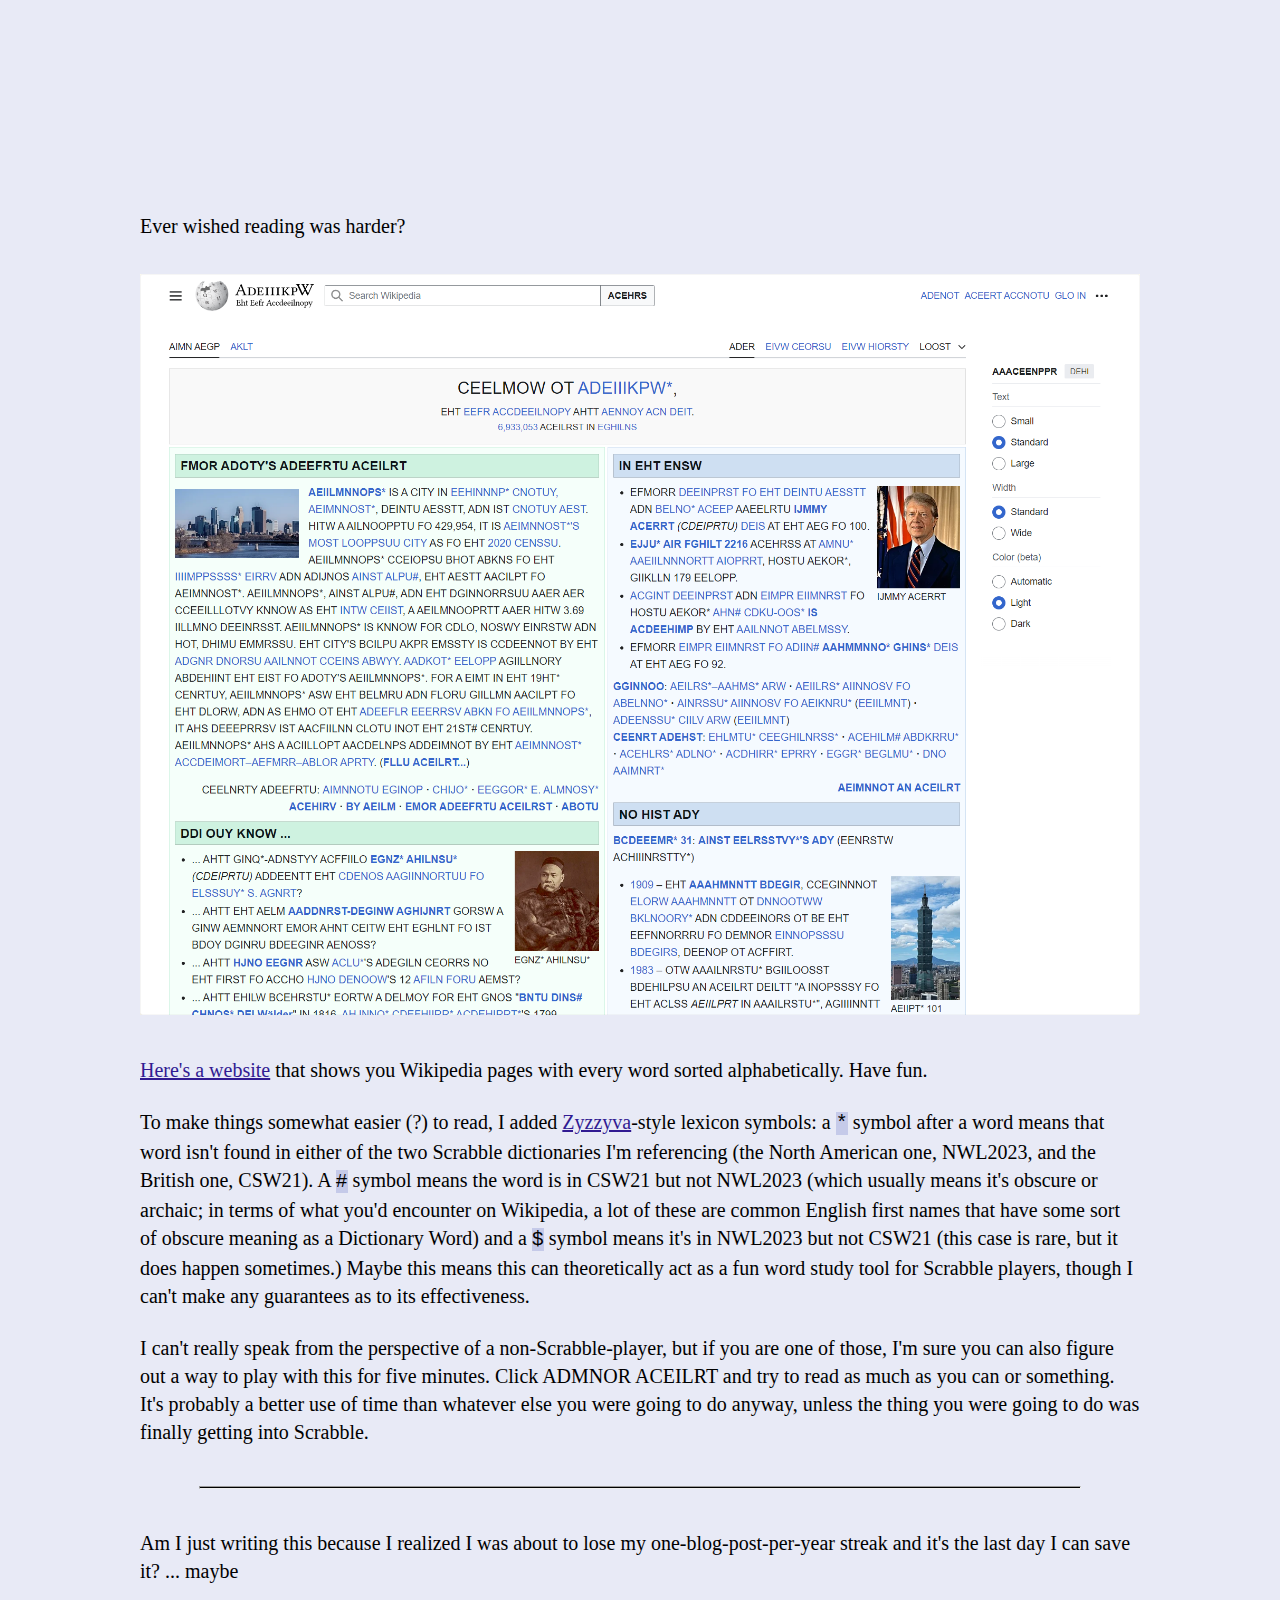
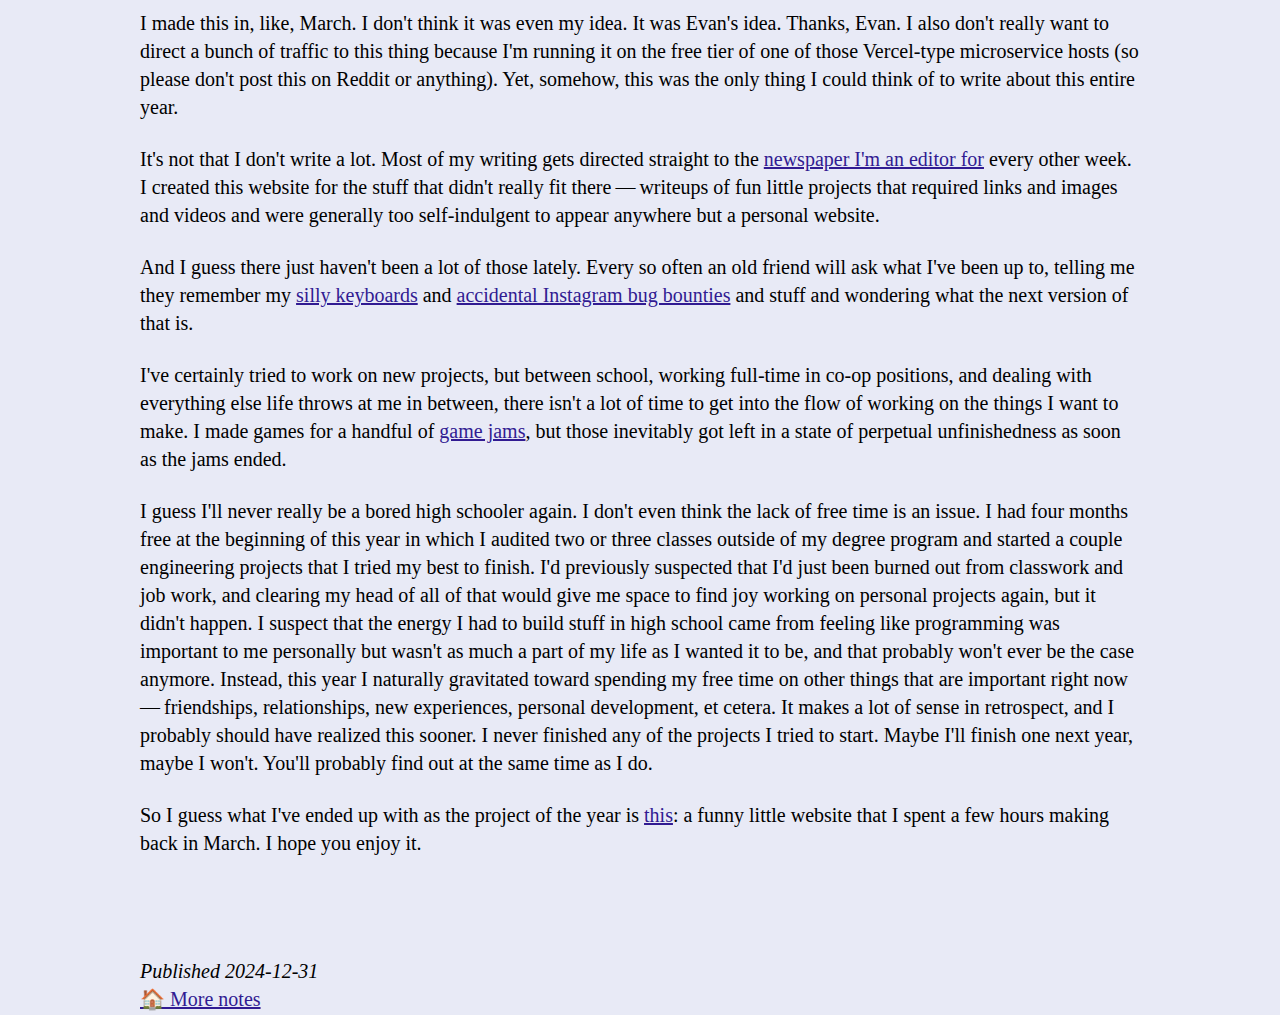
<file: notes/adeiiikpw.html>
<!DOCTYPE html>
<html>
<head>
    <meta charset="utf-8">
    <meta name="viewport" content="width=device-width, initial-scale=1">
    <title>ADEIIIKPW*, EHT EEFR ACCDEEILNOPY</title>
    <style type="text/css">
        .spacing {
            height:  20vh;
        }

        html {
            background: #e8eaf6;
        }

        h1, h2, h3, h4, h5, h6 {
            color: #3f51b5;
        }

        body {
            font-family: Georgia, serif;
            font-size: 20px;
        }

        #content {
            max-width: 1000px;
            margin-left: auto;
            margin-right: auto;
            line-height: 1.4em;
        }

        #content > img {
            width: 100%;
            margin-top:  10px;
            margin-bottom: 10px;
        }

        #content > p {
            margin-block-start: 1.2em;
            margin-block-end: 1.2em;
        }

        hr {
            margin-block-start: 2em;
            margin-block-end: 2em;
            width: calc(100% - 6em);
            height: 1px;
            background-color: black;
        }

        code, pre {
            background: #c5cae9;
        }

        pre {
            padding: 5px 10px;
        }

        a, a:visited {
            color: #311b92;
        }

        footer {
            display: block;
            margin-top: 100px;
        }
    </style>
</head>
<body>
    <div class="spacing"></div>
    <div id="content">
        <p>
            Ever wished reading was harder?
        </p>

        <img src="img/adeiiikpw/adeiiikpw.png">

        <p>
            <a href="https://adeiiikpw.david.industries/">Here's a website</a> that shows you Wikipedia pages with every word sorted alphabetically. Have fun.
        </p>

        <p>
            To make things somewhat easier (?) to read, I added <a href="https://www.scrabbleplayers.org/w/NASPA_Zyzzyva:_The_Last_Word_in_Word_Study">Zyzzyva</a>-style lexicon symbols: a <code>*</code> symbol after a word means that word isn't found in either of the two Scrabble dictionaries I'm referencing (the North American one, NWL2023, and the British one, CSW21). A <code>#</code> symbol means the word is in CSW21 but not NWL2023 (which usually means it's obscure or archaic; in terms of what you'd encounter on Wikipedia, a lot of these are common English first names that have some sort of obscure meaning as a Dictionary Word) and a <code>$</code> symbol means it's in NWL2023 but not CSW21 (this case is rare, but it does happen sometimes.) Maybe this means this can theoretically act as a fun word study tool for Scrabble players, though I can't make any guarantees as to its effectiveness.
        </p>

        <p>
            I can't really speak from the perspective of a non-Scrabble-player, but if you are one of those, I'm sure you can also figure out a way to play with this for five minutes. Click ADMNOR ACEILRT and try to read as much as you can or something. It's probably a better use of time than whatever else you were going to do anyway, unless the thing you were going to do was finally getting into Scrabble.
        </p>

        <hr>

        <p>
            Am I just writing this because I realized I was about to lose my one-blog-post-per-year streak and it's the last day I can save it? ... maybe
        </p>

        <p>
            I made this in, like, March. I don't think it was even my idea. It was Evan's idea. Thanks, Evan. I also don't really want to direct a bunch of traffic to this thing because I'm running it on the free tier of one of those Vercel-type microservice hosts (so please don't post this on Reddit or anything). Yet, somehow, this was the only thing I could think of to write about this entire year.
        </p>

        <p>
            It's not that I don't write a lot. Most of my writing gets directed straight to the <a href="https://mathnews.uwaterloo.ca">newspaper I'm an editor for</a> every other week. I created this website for the stuff that didn't really fit there&thinsp;&mdash;&thinsp;writeups of fun little projects that required links and images and videos and were generally too self-indulgent to appear anywhere but a personal website.
        </p>

        <p>
            And I guess there just haven't been a lot of those lately. Every so often an old friend will ask what I've been up to, telling me they remember my <a href="https://github.com/dkter/aaaaa">silly keyboards</a> and <a href="https://david.industries/notes/notes.html">accidental Instagram bug bounties</a> and stuff and wondering what the next version of that is.
        </p>

        <p>
            I've certainly tried to work on new projects, but between school, working full-time in co-op positions, and dealing with everything else life throws at me in between, there isn't a lot of time to get into the flow of working on the things I want to make. I made games for a handful of <a href="https://dkter.itch.io/">game jams</a>, but those inevitably got left in a state of perpetual unfinishedness as soon as the jams ended.
        </p>

        <p>
            I guess I'll never really be a bored high schooler again. I don't even think the lack of free time is an issue. I had four months free at the beginning of this year in which I audited two or three classes outside of my degree program and started a couple engineering projects that I tried my best to finish. I'd previously suspected that I'd just been burned out from classwork and job work, and clearing my head of all of that would give me space to find joy working on personal projects again, but it didn't happen. I suspect that the energy I had to build stuff in high school came from feeling like programming was important to me personally but wasn't as much a part of my life as I wanted it to be, and that probably won't ever be the case anymore. Instead, this year I naturally gravitated toward spending my free time on other things that are important right now&thinsp;&mdash;&thinsp;friendships, relationships, new experiences, personal development, et cetera. It makes a lot of sense in retrospect, and I probably should have realized this sooner. I never finished any of the projects I tried to start. Maybe I'll finish one next year, maybe I won't. You'll probably find out at the same time as I do.
        </p>

        <p>
            So I guess what I've ended up with as the project of the year is <a href="https://adeiiikpw.david.industries">this</a>: a funny little website that I spent a few hours making back in March. I hope you enjoy it.
        </p>

        <footer>
            <em>Published 2024-12-31</em>
            <br>
            <a href="/">🏠 More notes</a>
        </footer>
    </div>
</body>
</html>
</file>
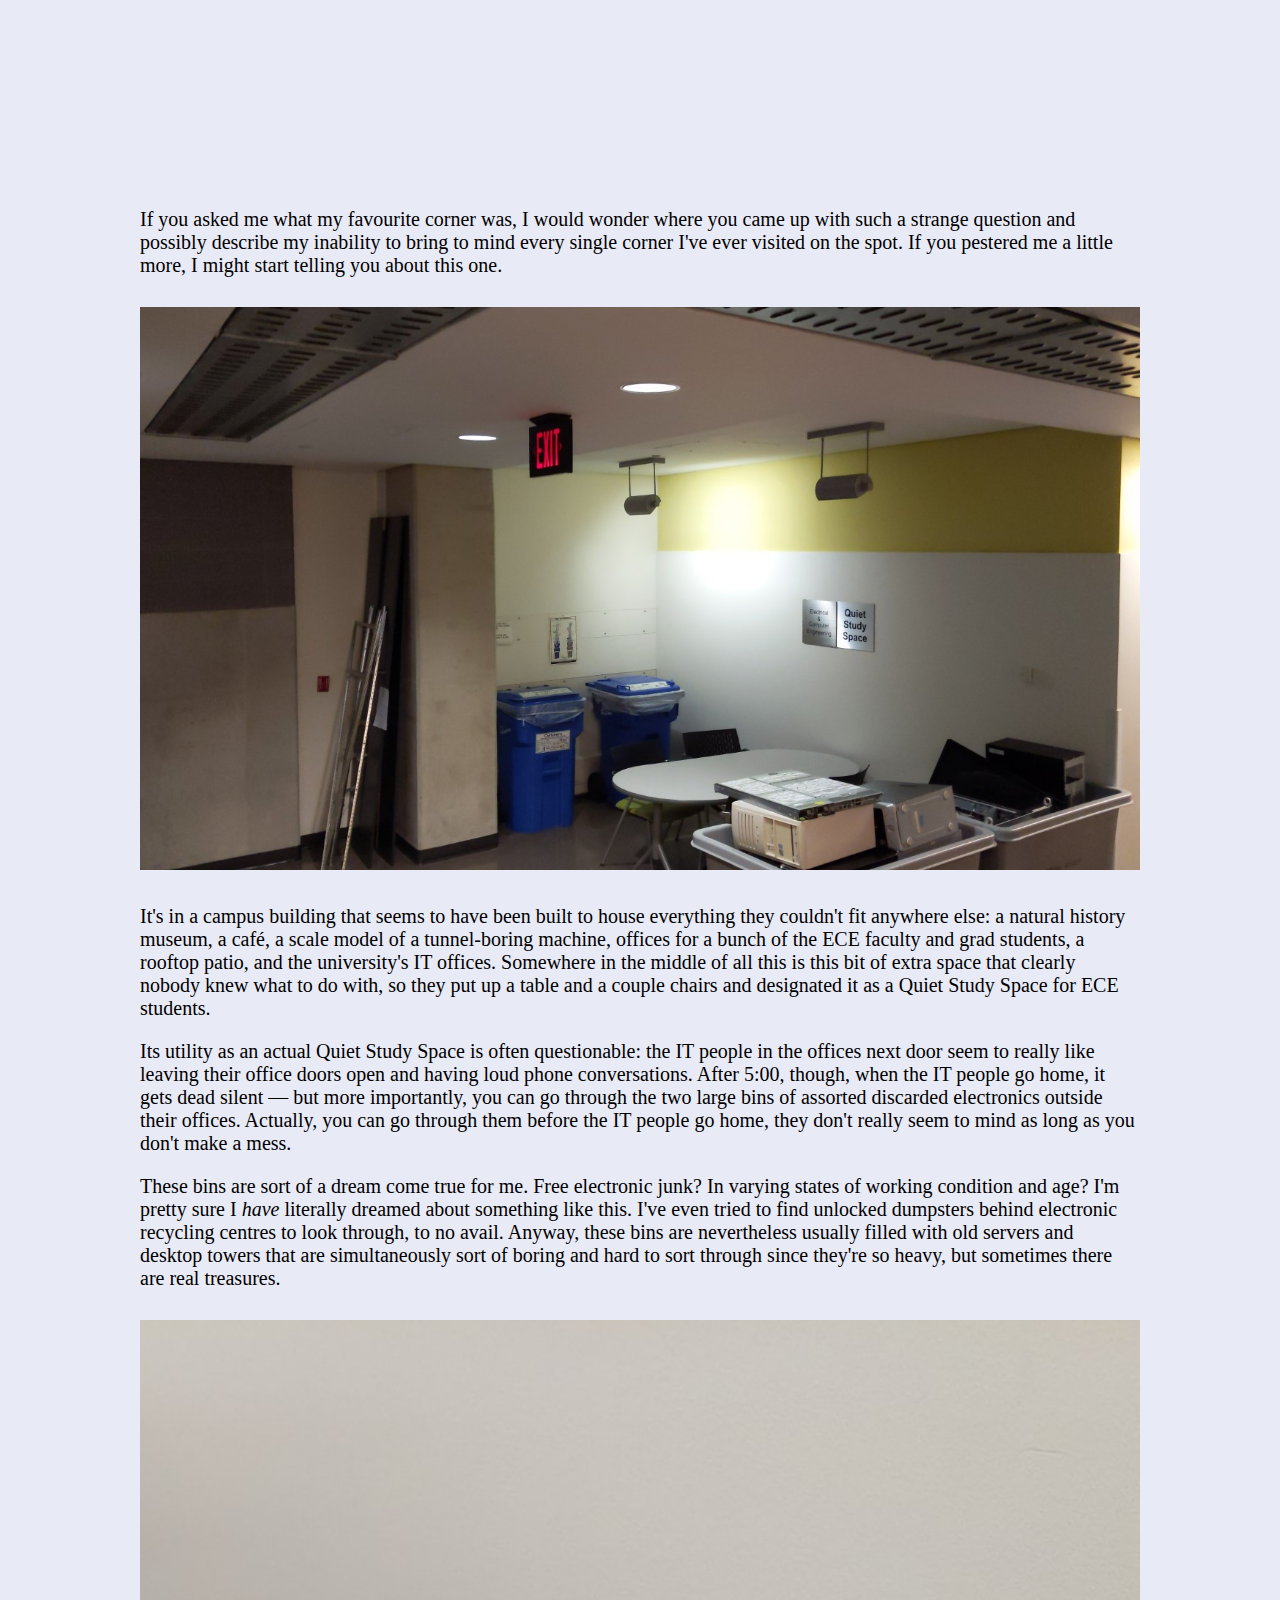
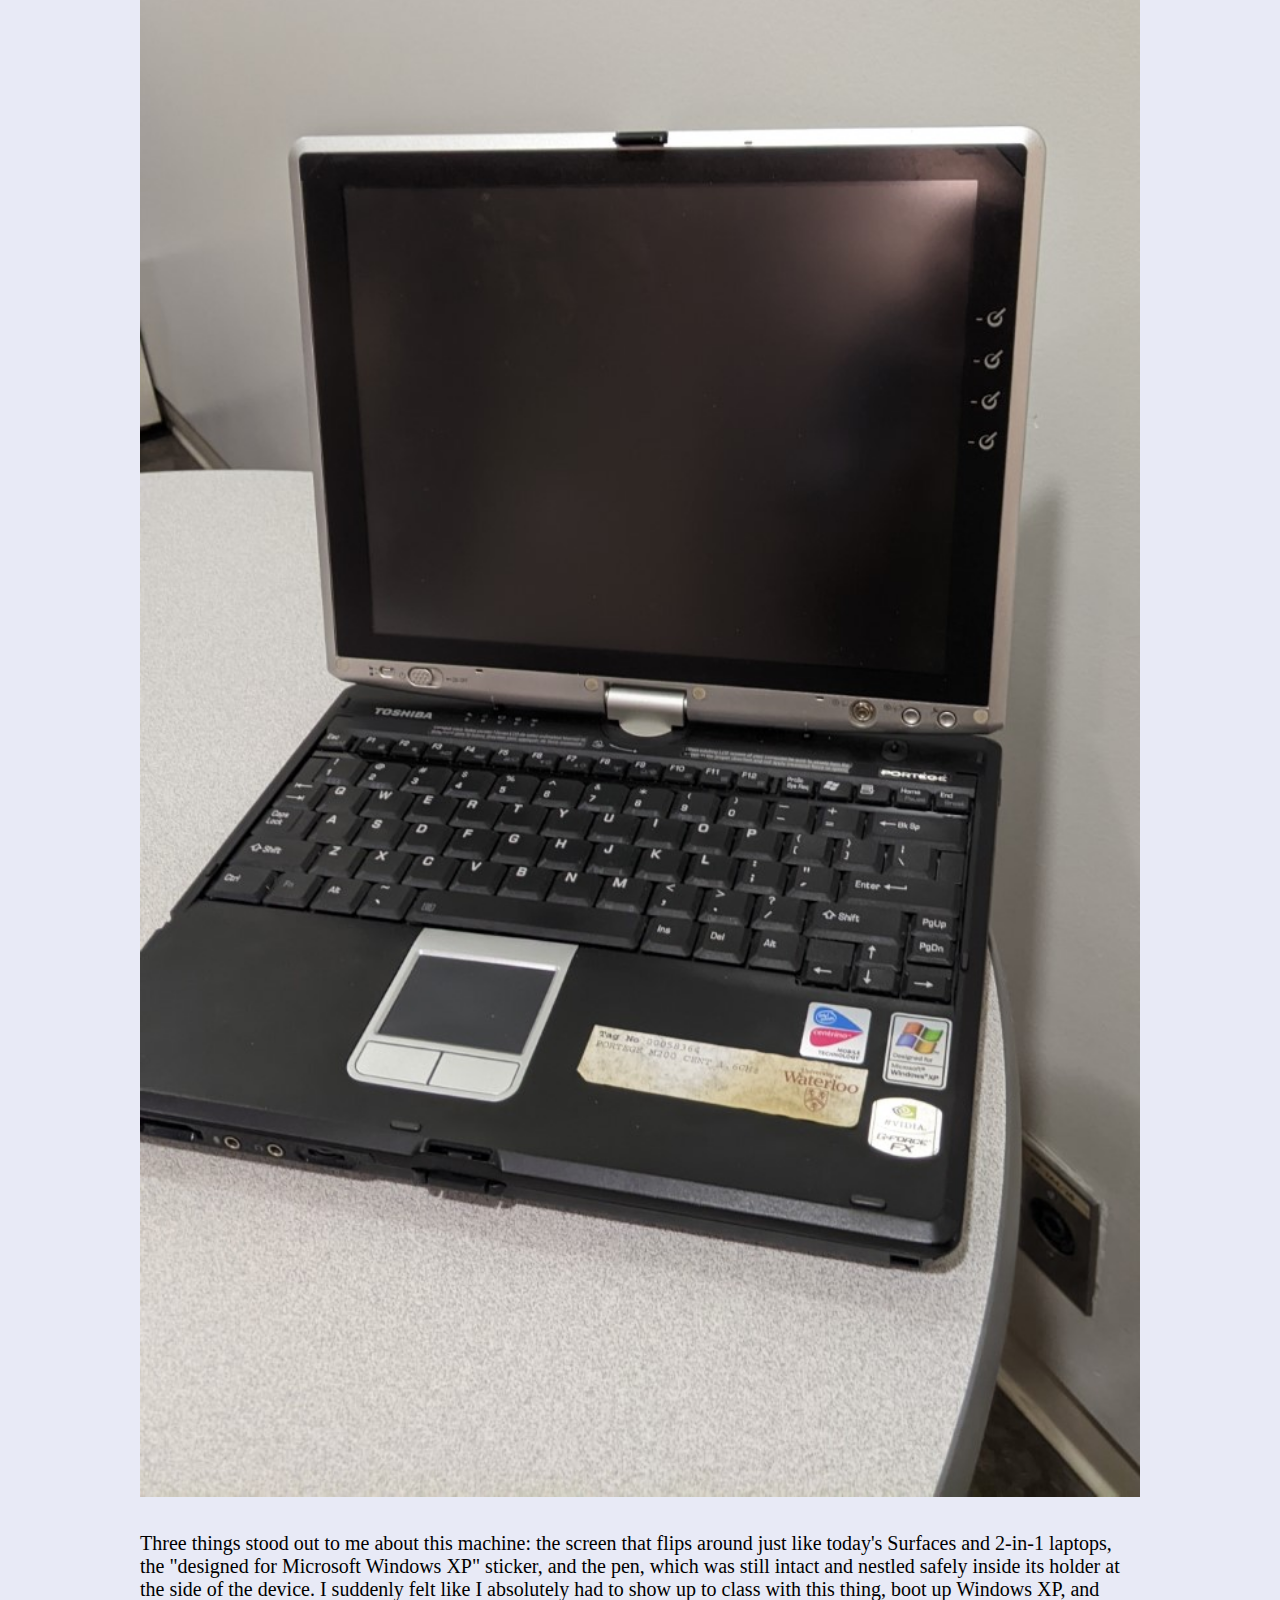
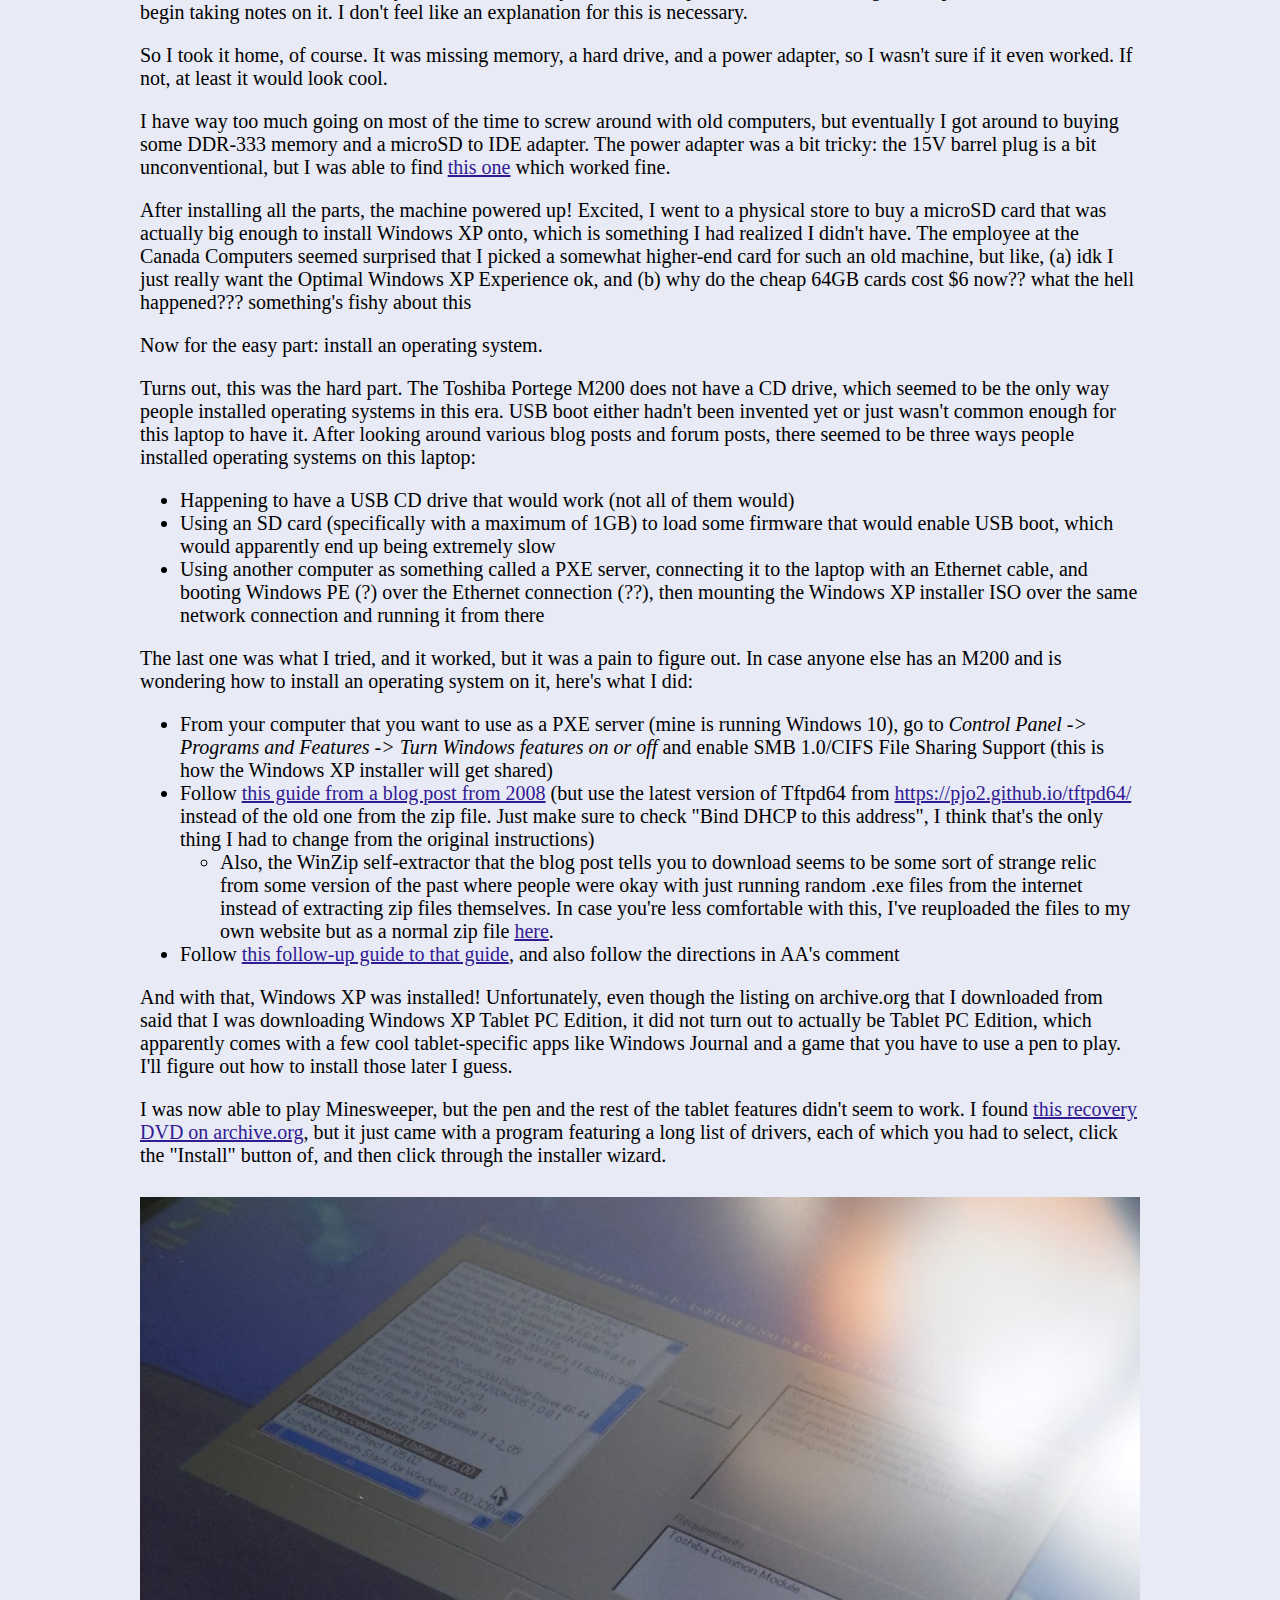
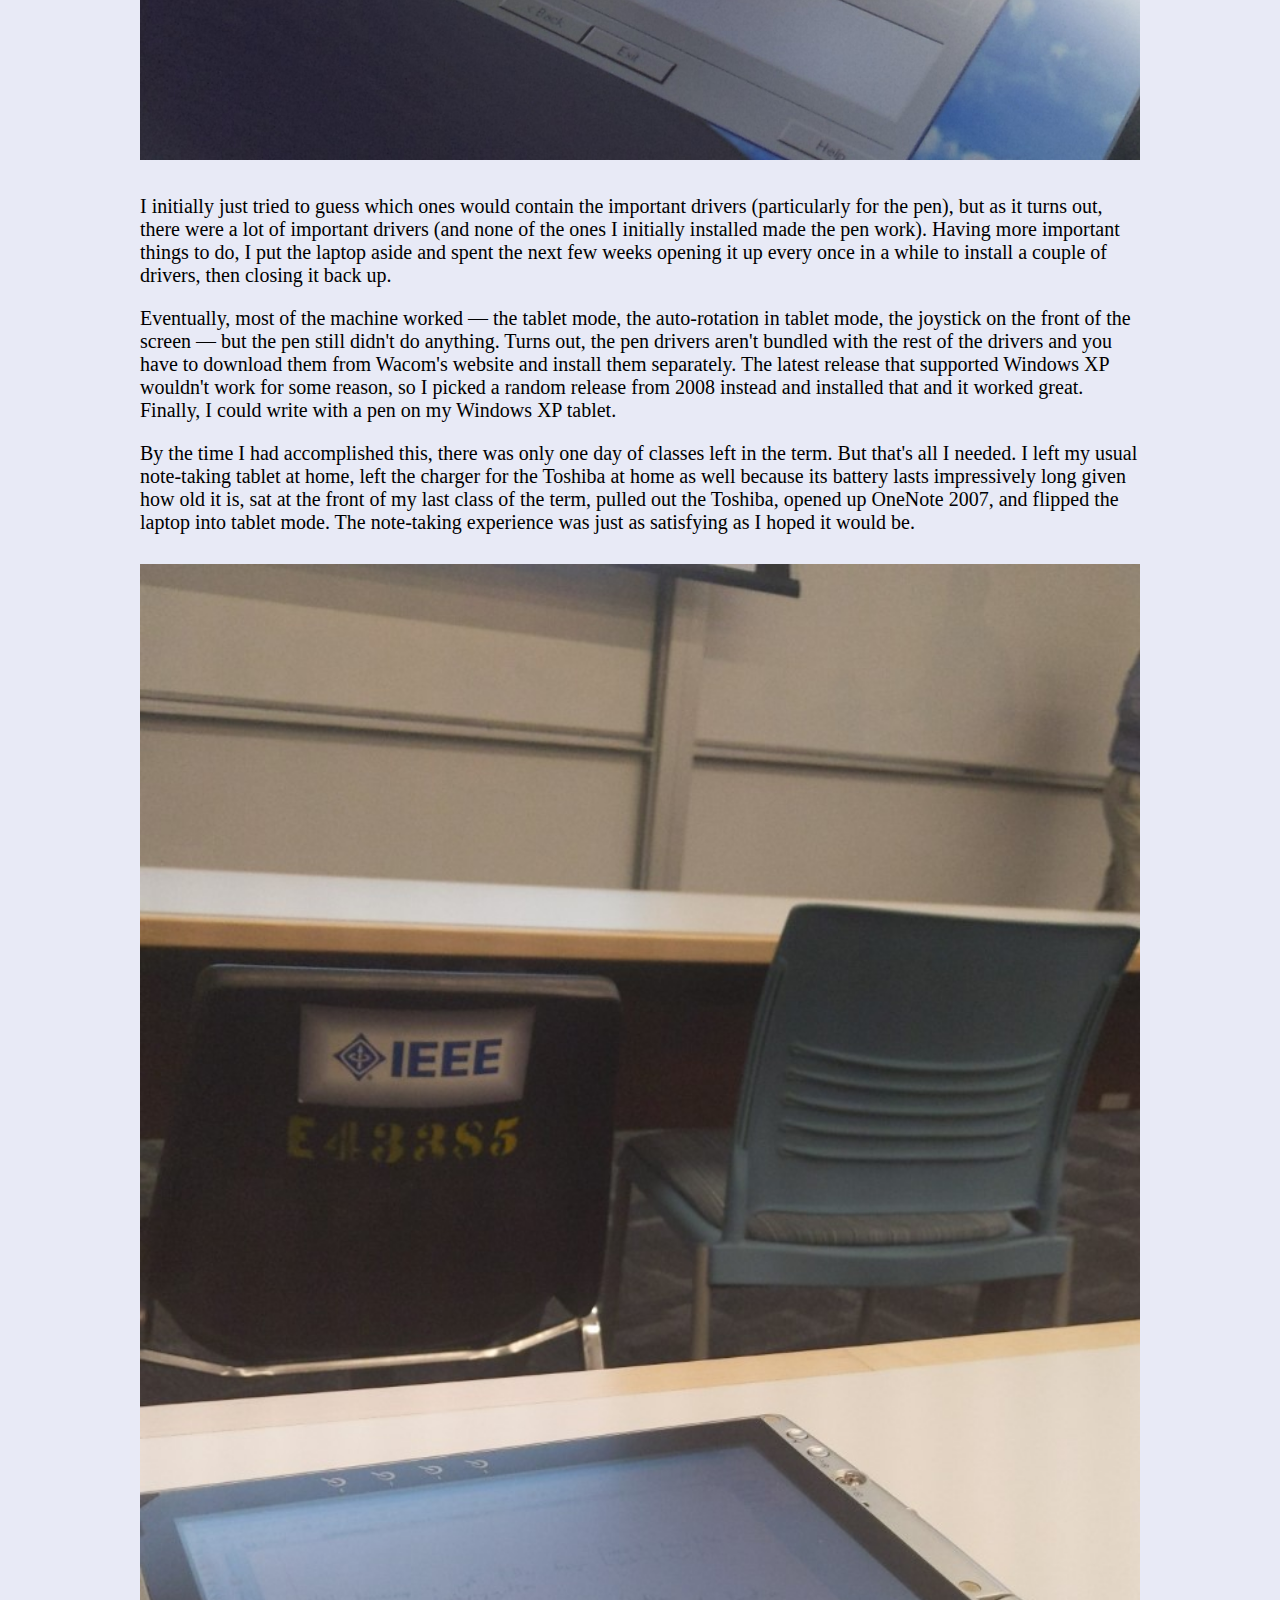
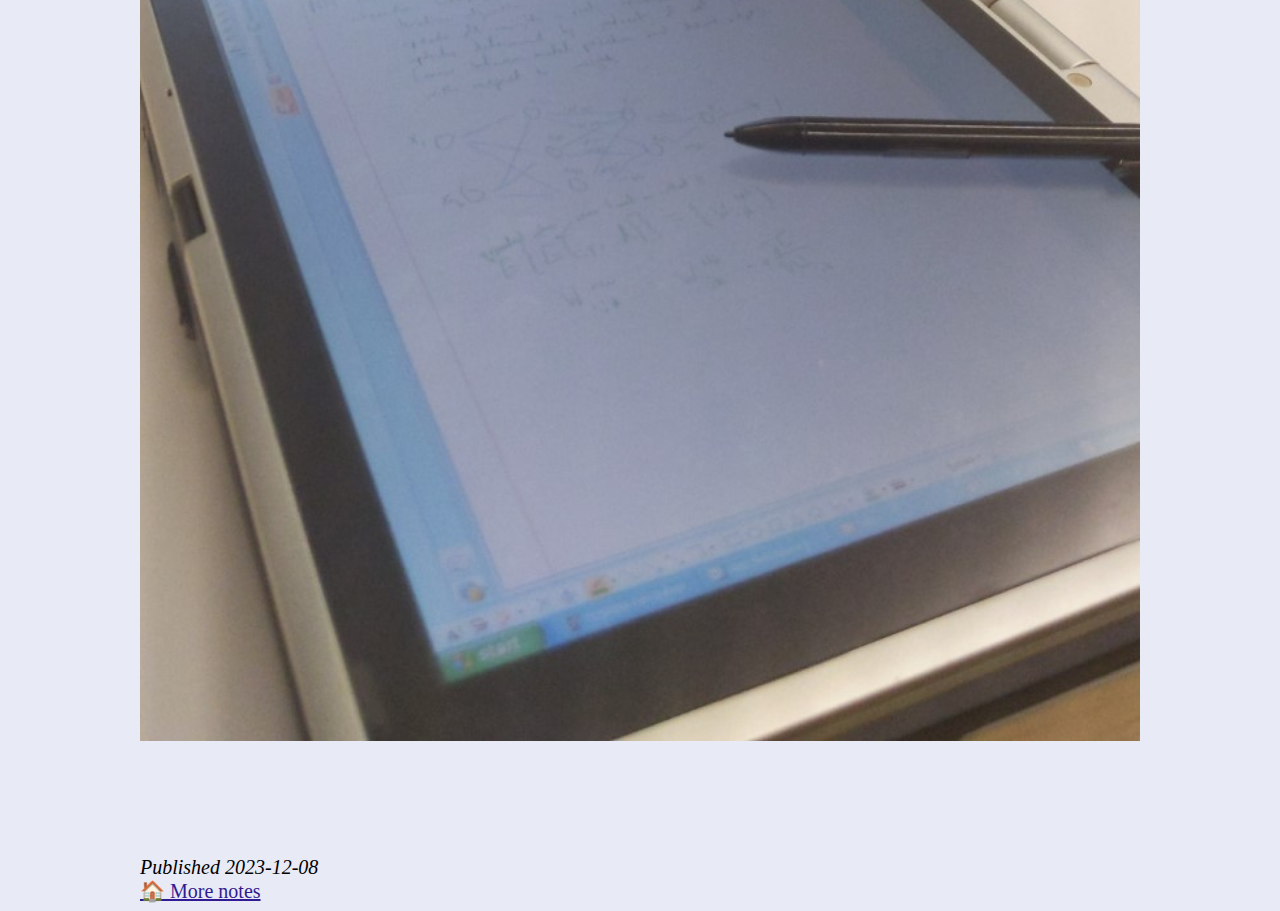
<file: notes/tablet.html>
<!DOCTYPE html>
<html>
<head>
    <meta charset="utf-8">
    <meta name="viewport" content="width=device-width, initial-scale=1">
    <title>Stuff from the e-waste bin: a tablet from the Windows XP era</title>
    <style type="text/css">
        .spacing {
            height:  20vh;
        }

        html {
            background: #e8eaf6;
        }

        h1, h2, h3, h4, h5, h6 {
            color: #3f51b5;
        }

        body {
            font-family: Georgia, serif;
            font-size: 20px;
        }

        #content {
            max-width: 1000px;
            margin-left: auto;
            margin-right: auto;
        }

        #content > img {
            width: 100%;
            margin-top:  10px;
            margin-bottom: 10px;
        }

        code, pre {
            background: #c5cae9;
        }

        pre {
            padding: 5px 10px;
        }

        a, a:visited {
            color: #311b92;
        }

        footer {
            display: block;
            margin-top: 100px;
        }
    </style>
</head>
<body>
    <div class="spacing"></div>
    <div id="content">
        <p>
            If you asked me what my favourite corner was, I would wonder where you came up with such a strange question and possibly describe my inability to bring to mind every single corner I've ever visited on the spot. If you pestered me a little more, I might start telling you about this one.
        </p>

        <img src="img/tablet/corner.jpg">

        <p>
            It's in a campus building that seems to have been built to house everything they couldn't fit anywhere else: a natural history museum, a café, a scale model of a tunnel-boring machine, offices for a bunch of the ECE faculty and grad students, a rooftop patio, and the university's IT offices. Somewhere in the middle of all this is this bit of extra space that clearly nobody knew what to do with, so they put up a table and a couple chairs and designated it as a Quiet Study Space for ECE students.
        </p>

        <p>
            Its utility as an actual Quiet Study Space is often questionable: the IT people in the offices next door seem to really like leaving their office doors open and having loud phone conversations. After 5:00, though, when the IT people go home, it gets dead silent &mdash; but more importantly, you can go through the two large bins of assorted discarded electronics outside their offices. Actually, you can go through them before the IT people go home, they don't really seem to mind as long as you don't make a mess.
        </p>

        <p>
            These bins are sort of a dream come true for me. Free electronic junk? In varying states of working condition and age? I'm pretty sure I <em>have</em> literally dreamed about something like this. I've even tried to find unlocked dumpsters behind electronic recycling centres to look through, to no avail. Anyway, these bins are nevertheless usually filled with old servers and desktop towers that are simultaneously sort of boring and hard to sort through since they're so heavy, but sometimes there are real treasures.
        </p>

        <img src="img/tablet/tablet.jpg">

        <p>
            Three things stood out to me about this machine: the screen that flips around just like today's Surfaces and 2-in-1 laptops, the "designed for Microsoft Windows XP" sticker, and the pen, which was still intact and nestled safely inside its holder at the side of the device. I suddenly felt like I absolutely had to show up to class with this thing, boot up Windows XP, and begin taking notes on it. I don't feel like an explanation for this is necessary.
        </p>

        <p>
            So I took it home, of course. It was missing memory, a hard drive, and a power adapter, so I wasn't sure if it even worked. If not, at least it would look cool.
        </p>

        <p>
            I have way too much going on most of the time to screw around with old computers, but eventually I got around to buying some DDR-333 memory and a microSD to IDE adapter. The power adapter was a bit tricky: the 15V barrel plug is a bit unconventional, but I was able to find <a href="https://www.battdepot.com/ca/model/notebook+adapter/toshiba/portege+m200-102/ac15v60d.aspx">this one</a> which worked fine.
        </p>

        <p>
            After installing all the parts, the machine powered up! Excited, I went to a physical store to buy a microSD card that was actually big enough to install Windows XP onto, which is something I had realized I didn't have. The employee at the Canada Computers seemed surprised that I picked a somewhat higher-end card for such an old machine, but like, (a) idk I just really want the Optimal Windows XP Experience ok, and (b) why do the cheap 64GB cards cost $6 now?? what the hell happened??? something's fishy about this
        </p>

        <p>
            Now for the easy part: install an operating system.
        </p>

        <p>
            Turns out, this was the hard part. The Toshiba Portege M200 does not have a CD drive, which seemed to be the only way people installed operating systems in this era. USB boot either hadn't been invented yet or just wasn't common enough for this laptop to have it. After looking around various blog posts and forum posts, there seemed to be three ways people installed operating systems on this laptop:
            <ul>
                <li>
                    Happening to have a USB CD drive that would work (not all of them would)
                </li>
                <li>
                    Using an SD card (specifically with a maximum of 1GB) to load some firmware that would enable USB boot, which would apparently end up being extremely slow
                </li>
                <li>
                    Using another computer as something called a PXE server, connecting it to the laptop with an Ethernet cable, and booting Windows PE (?) over the Ethernet connection (??), then mounting the Windows XP installer ISO over the same network connection and running it from there
                </li>
            </ul>

            The last one was what I tried, and it worked, but it was a pain to figure out. In case anyone else has an M200 and is wondering how to install an operating system on it, here's what I did:
            <ul>
                <li>
                    From your computer that you want to use as a PXE server (mine is running Windows 10), go to <em>Control Panel -> Programs and Features -> Turn Windows features on or off</em> and enable SMB 1.0/CIFS File Sharing Support (this is how the Windows XP installer will get shared)
                </li>
                <li>
                    Follow <a href="https://blog.ryantadams.com/2008/02/01/how-to-boot-from-the-network-pxe-boot-with-tftp-and-windows-pe/">this guide from a blog post from 2008</a> (but use the latest version of Tftpd64 from <a href="https://pjo2.github.io/tftpd64/">https://pjo2.github.io/tftpd64/</a> instead of the old one from the zip file. Just make sure to check "Bind DHCP to this address", I think that's the only thing I had to change from the original instructions)
                    <ul>
                        <li>
                            Also, the WinZip self-extractor that the blog post tells you to download seems to be some sort of strange relic from some version of the past where people were okay with just running random .exe files from the internet instead of extracting zip files themselves. In case you're less comfortable with this, I've reuploaded the files to my own website but as a normal zip file <a href="files/tablet/tftpboot.zip">here</a>.
                        </li>
                    </ul>
                </li>
                <li>
                    Follow <a href="https://blog.ryantadams.com/2008/07/30/option-to-install-windows-is-grayed-out-when-running-network-install/">this follow-up guide to that guide</a>, and also follow the directions in AA's comment
                </li>
            </ul>
        </p>

        <p>
            And with that, Windows XP was installed! Unfortunately, even though the listing on archive.org that I downloaded from said that I was downloading Windows XP Tablet PC Edition, it did not turn out to actually be Tablet PC Edition, which apparently comes with a few cool tablet-specific apps like Windows Journal and a game that you have to use a pen to play. I'll figure out how to install those later I guess.
        </p>

        <p>
            I was now able to play Minesweeper, but the pen and the rest of the tablet features didn't seem to work. I found <a href="https://archive.org/details/m200_20200122">this recovery DVD on archive.org</a>, but it just came with a program featuring a long list of drivers, each of which you had to select, click the "Install" button of, and then click through the installer wizard.
        </p>

        <img src="img/tablet/drivers.jpg">

        <p>
            I initially just tried to guess which ones would contain the important drivers (particularly for the pen), but as it turns out, there were a lot of important drivers (and none of the ones I initially installed made the pen work). Having more important things to do, I put the laptop aside and spent the next few weeks opening it up every once in a while to install a couple of drivers, then closing it back up.
        </p>

        <p>
            Eventually, most of the machine worked &mdash; the tablet mode, the auto-rotation in tablet mode, the joystick on the front of the screen &mdash; but the pen still didn't do anything. Turns out, the pen drivers aren't bundled with the rest of the drivers and you have to download them from Wacom's website and install them separately. The latest release that supported Windows XP wouldn't work for some reason, so I picked a random release from 2008 instead and installed that and it worked great. Finally, I could write with a pen on my Windows XP tablet.
        </p>

        <p>
            By the time I had accomplished this, there was only one day of classes left in the term. But that's all I needed. I left my usual note-taking tablet at home, left the charger for the Toshiba at home as well because its battery lasts impressively long given how old it is, sat at the front of my last class of the term, pulled out the Toshiba, opened up OneNote 2007, and flipped the laptop into tablet mode. The note-taking experience was just as satisfying as I hoped it would be.
        </p>

        <img src="img/tablet/in_class.jpg">

        <footer>
            <em>Published 2023-12-08</em>
            <br>
            <a href="/">🏠 More notes</a>
        </footer>
    </div>
</body>
</html>
</file>
